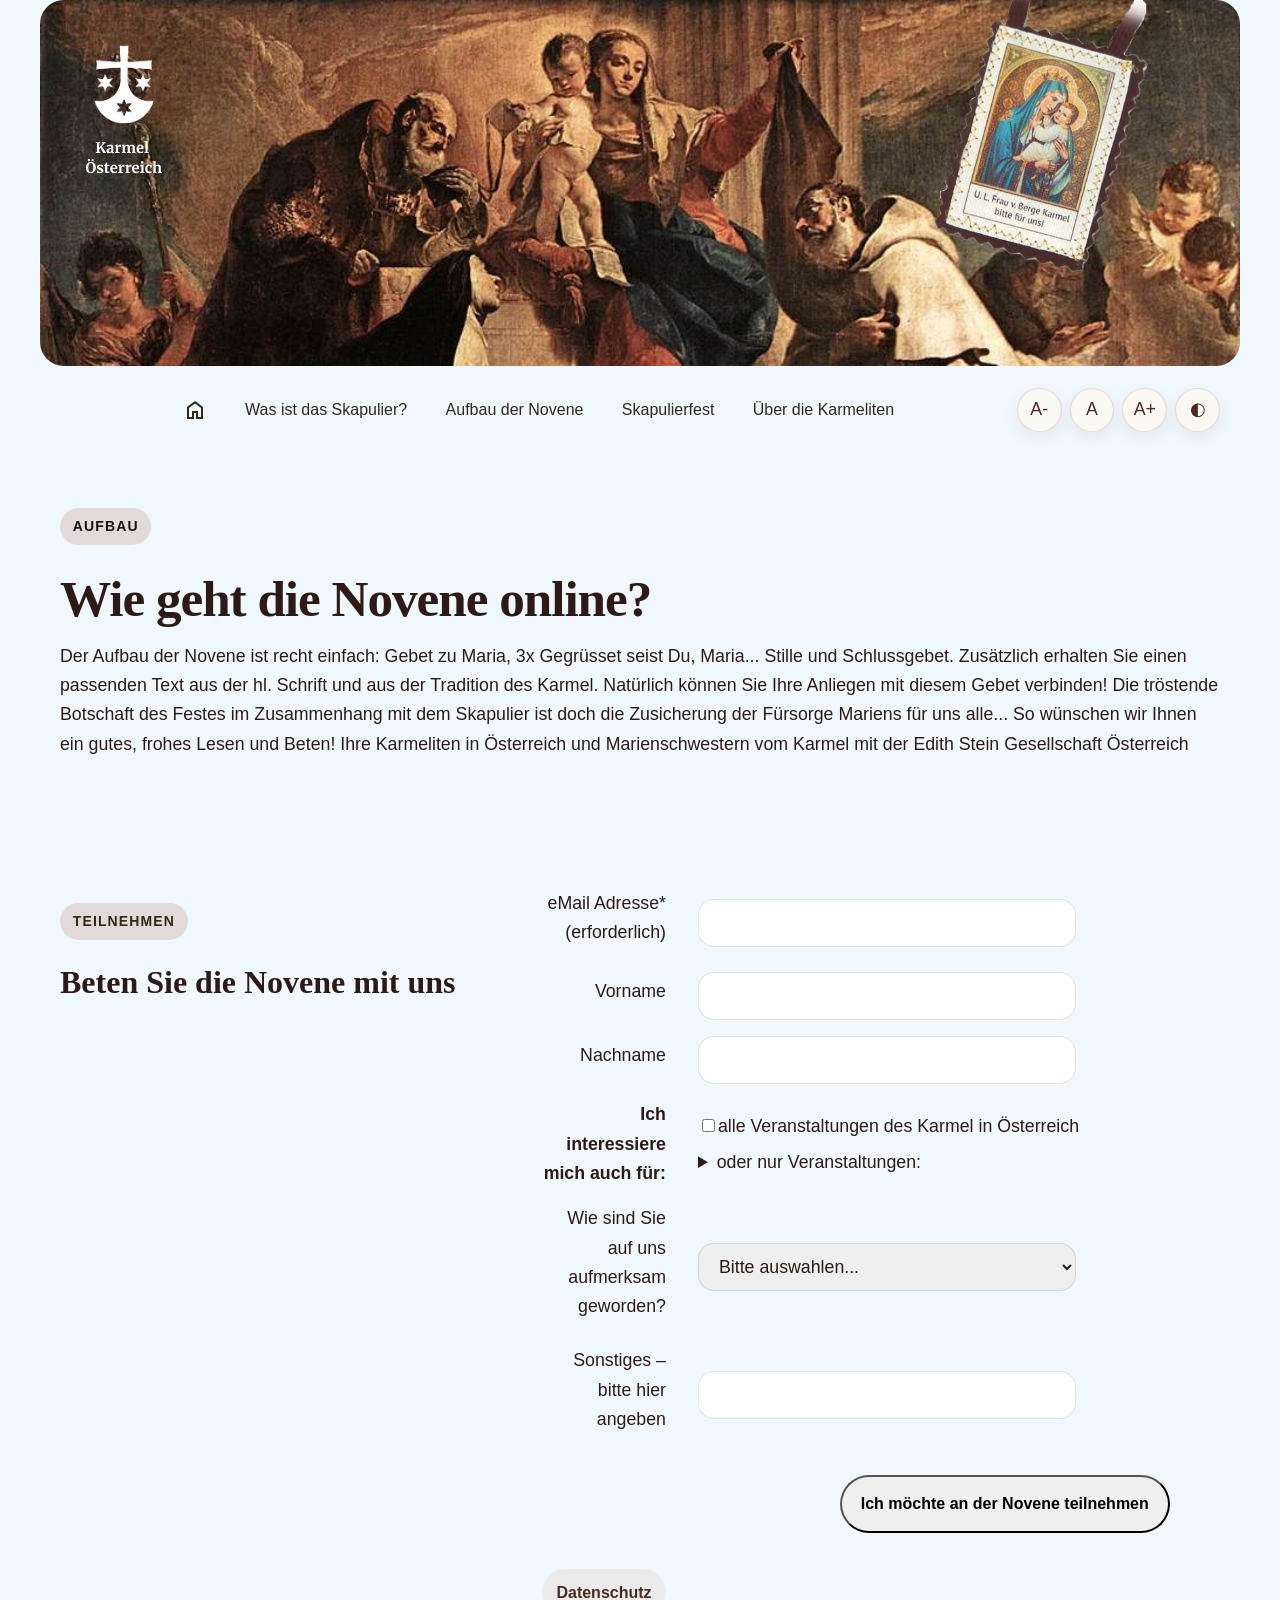
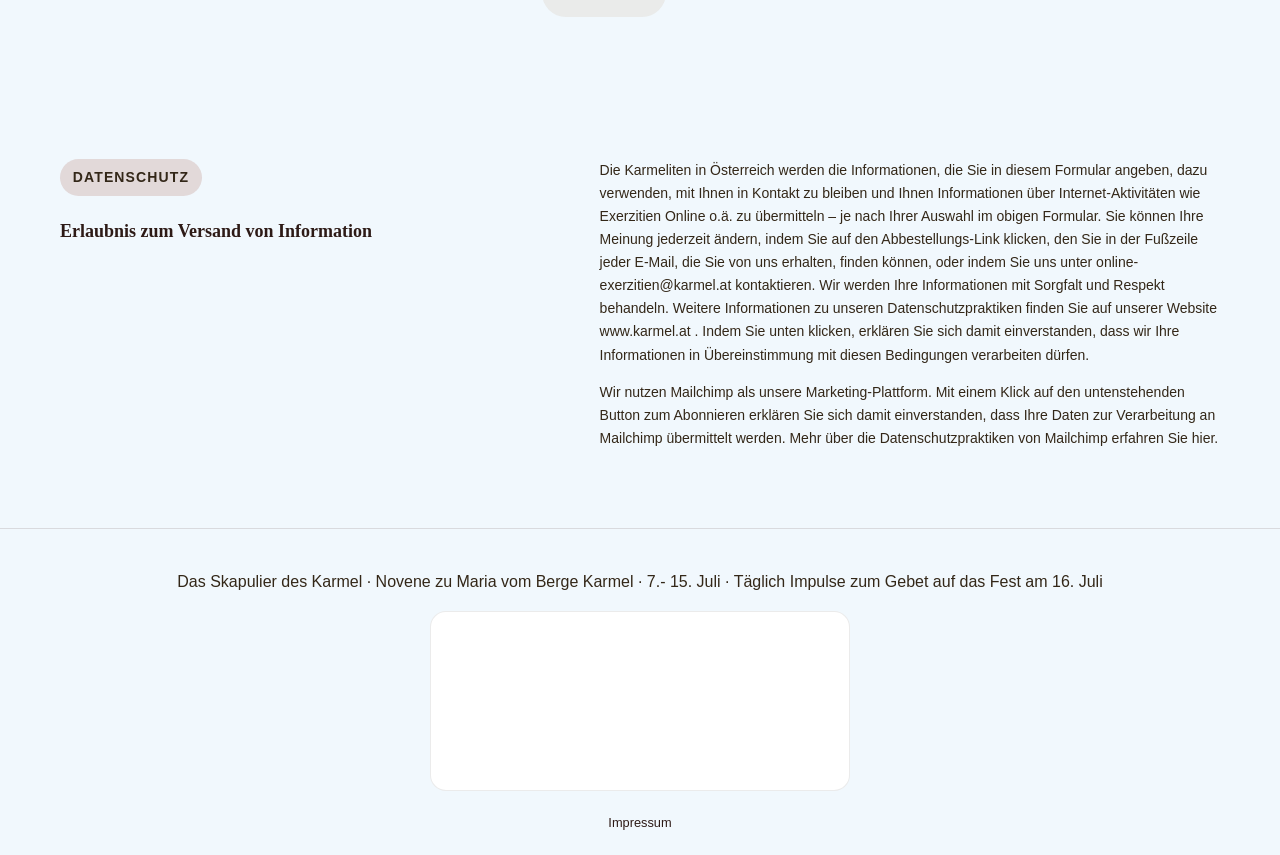
<file: skapulier-novene.html>
<!DOCTYPE html>
<html lang="de">
<head>
    <meta charset="UTF-8">
    <meta name="viewport" content="width=device-width, initial-scale=1.0">
     <meta name="description" content="Skapulier in Wien und Linz: Einführung, Novene, Fest und Informationen über die Karmeliten." />
          <link rel="stylesheet" href="https://fonts.googleapis.com/css2?family=Material+Symbols+Outlined:opsz,wght,FILL,GRAD@20..48,100..700,0..1,-50..200&icon_names=home" /> 
 
     <link rel="stylesheet" href="style.css" />
    <title>Die Skapuliernovene</title>
          <link rel="icon" type="image/png" sizes="32x32" href="favicon.png">
      <link rel="apple-touch-icon" href="./apple-touch-icon.png">
</head>
<body>
    <header class="site-header">
            <a class="brand" href="#top" aria-label="Zur Startseite">
          <div class="brand-logo">
            <img src="img/novene-cover-2.jpg" alt="Novene Cover Foto"/>
        </div>
        </a>
    </header>
    <div class="container header-inner">
      <div class="header-actions">
        <button class="nav-toggle" type="button" aria-expanded="false" aria-controls="main-navigation" aria-label="Menü öffnen">
          <span></span>
          <span></span>
          <span></span>
        </button>
        <button class="font-decrease theme-toggle" type="button" data-font-decrease aria-label="Schriftgröße verkleinern">
          A-
        </button>
        <button class="font-reset theme-toggle" type="button" data-font-reset aria-label="Schriftgröße zurücksetzen">
          A
        </button>
        <button class="font-increase theme-toggle" type="button" data-font-increase aria-label="Schriftgröße vergrößern">
          A+
        </button>
        <button class="theme-toggle" type="button" data-theme-toggle aria-label="Farbschema wechseln">
          <span class="theme-toggle__icon" aria-hidden="true">◐</span>
        </button>
      </div>
    <nav class="main-nav" id="main-navigation" aria-label="Hauptnavigation">
        <ul>
          <li class="nav-group"><a href="index.html"><span class="material-symbols-outlined">home</span></a></li>
          <li class="nav-group"><a href="skapulier-intro.html">Was ist das Skapulier?</a></li>
          <li><a href="#novene">Aufbau der Novene</a></li>
          <li><a href="skapulierfest.html">Skapulierfest</a></li>
          <li><a href="wir-karmeliten.html">Über die Karmeliten</a></li>
        </ul>
      </nav>
    </div>


     <main id="main-content">
    <section class="hero" id="top">
      <div class="container hero-grid-1col">
        <div class="hero-copy-1">
          <p class="eyebrow">Aufbau</p>
          <h1>Wie geht die Novene online?</h1>
                  <div>
<p>Der Aufbau der Novene ist recht einfach: Gebet zu Maria, 3x Gegrüsset seist Du, Maria... Stille und Schlussgebet. Zusätzlich erhalten Sie einen passenden Text aus der hl. Schrift und aus der Tradition des Karmel. Natürlich können Sie Ihre Anliegen mit diesem Gebet verbinden! Die tröstende Botschaft des Festes im Zusammenhang mit dem Skapulier ist doch die Zusicherung der Fürsorge Mariens für uns alle...
So wünschen wir Ihnen ein gutes, frohes Lesen und Beten!

Ihre Karmeliten in Österreich und Marienschwestern vom Karmel mit der Edith Stein Gesellschaft Österreich </p>
        </div>
        </div>
                </div>
    </section>

    <section class="section intro" id="aufbau">
      <div class="container split-layout">
        <div>
          <p class="section-label">Teilnehmen</p>
          <h2>Beten Sie die Novene mit uns</h2>
        </div>
        <div id="mc_embed_shell">
  
<div id="mc_embed_signup">
    <form action="https://karmel.us6.list-manage.com/subscribe/post?u=7c9d2aa0ecc1fde64fd44bc67&amp;id=10430a5833&amp;f_id=009254e3f0" method="post" id="mc-embedded-subscribe-form" name="mc-embedded-subscribe-form" class="validate" target="_self" novalidate="">
        <div id="mc_embed_signup_scroll">
            <div class="mc-field-group"><label for="mce-EMAIL">eMail Adresse (erforderlich) <span class="asterisk">*</span></label><input type="email" name="EMAIL" class="required email" id="mce-EMAIL" required="" value=""></div>
            <div class="mc-field-group"><label for="mce-FNAME">Vorname </label><input type="text" name="FNAME" class=" text" id="mce-FNAME" value=""></div>
            <div class="mc-field-group"><label for="mce-LNAME">Nachname </label><input type="text" name="LNAME" class=" text" id="mce-LNAME" value=""></div>
            <div class="mc-field-group input-group"><strong>Ich interessiere mich auch für Veranstaltungen des Karmel:</strong>
                       <ul class="interest-group" style="text-align: left;">
                        <li><input type="checkbox" name="group[16777][16]" id="mce-group[16777]-16777-3" value="" checked style="display:none"><label for="mce-group[16777]-16777-3" style="display:none">Novene Online zum Skapulierfest</label></li>
                        <li><input type="checkbox" name="group[16777][64]" id="mce-group[16777]-16777-0" value=""><label for="mce-group[16777]-16777-0">alle Veranstaltungen des Karmel in Österreich</label></li>
                          <details><summary>oder nur Veranstaltungen:</summary>
                        <li><input type="checkbox" name="group[16777][524288]" id="mce-group[16777]-16777-10" value=""><label for="mce-group[16777]-16777-10">online</label></li>
                        <li><input type="checkbox" name="group[16777][512]" id="mce-group[16777]-16777-5" value=""><label for="mce-group[16777]-16777-5">in Wien</label></li>
                        <li><input type="checkbox" name="group[16777][1024]" id="mce-group[16777]-16777-6" value=""><label for="mce-group[16777]-16777-6">in Linz</label></li>
                        <li><input type="checkbox" name="group[16777][2048]" id="mce-group[16777]-16777-8" value=""><label for="mce-group[16777]-16777-8">in Graz</label></li>
                          </details>
                      </ul>
            </div>
                  <div class="mc-field-group"><label for="mce-AUFMERKS01">Wie sind Sie auf uns aufmerksam geworden? </label>
                        <select name="AUFMERKS01" class="" id="mce-AUFMERKS01">
                        <option value="Bitte auswahlen...">Bitte auswahlen...</option>
                        <option value="Karmeliten in Wien">Karmeliten in Wien</option>
                        <option value="Karmeliten in Linz">Karmeliten in Linz</option>
                        <option value="Karmeliten in Graz">Karmeliten in Graz</option>
                        <option value="Persönliche Empfehlung">Persönliche Empfehlung</option>
                        <option value="Plakat">Plakat</option>
                        <option value="Internetsuche">Internetsuche</option>
                        <option value="YouTube">YouTube</option>
                        <option value="Facebook">Facebook</option>
                        <option value="Instagram">Instagram</option>
                        <option value="Sonstiges – bitte unten angeben">Sonstiges – bitte unten angeben</option></select></div>
                      <div class="mc-field-group"><label for="mce-AUFMERKS02">Sonstiges – bitte hier angeben  </label>
                        <input type="text" name="AUFMERKS02" class=" text" id="mce-AUFMERKS02" value="">
                      </div>
<div hidden=""><input type="hidden" name="tags" value="8501"></div>
            <div class="response" id="mce-error-response" style="display: none;"></div>
            <div class="response" id="mce-success-response" style="display: none;"></div>
        </div><div style="position: absolute; left: -5000px;" aria-hidden="true"><input type="text" name="b_7c9d2aa0ecc1fde64fd44bc67_10430a5833" tabindex="-1" value=""></div><div class="clear"><input type="submit" name="subscribe" id="mc-embedded-subscribe" class="button" value="Ich möchte an der Novene teilnehmen"></div>
    </div>
</form>
</div>
</div>
      </div>
    </section>

        <section class="section intro" id="lebensweise">
      <div class="container split-layout">
        <div>
          <p class="section-label">Datenschutz</p>
          <h2 style="font-size: 18px;">Erlaubnis zum Versand von Information</h2>

        </div>
        <div>
          <p style="font-size: 14px;">Die Karmeliten in Österreich werden die Informationen, die Sie in diesem Formular angeben, dazu verwenden, mit Ihnen in Kontakt zu bleiben und Ihnen Informationen über Internet-Aktivitäten wie Exerzitien Online o.ä. zu übermitteln – je nach Ihrer Auswahl im obigen Formular.
            Sie können Ihre Meinung jederzeit ändern, indem Sie auf den Abbestellungs-Link klicken, den Sie in der Fußzeile jeder E-Mail, die Sie von uns erhalten, finden können, oder indem Sie uns unter online-exerzitien@karmel.at kontaktieren. Wir werden Ihre Informationen mit Sorgfalt und Respekt behandeln. Weitere Informationen zu unseren Datenschutzpraktiken finden Sie auf unserer Website www.karmel.at . Indem Sie unten klicken, erklären Sie sich damit einverstanden, dass wir Ihre Informationen in Übereinstimmung mit diesen Bedingungen verarbeiten dürfen.
          </p>
          <p style="font-size: 14px;">
  Wir nutzen Mailchimp als unsere Marketing-Plattform. Mit einem Klick auf den untenstehenden Button zum Abonnieren erklären Sie sich damit einverstanden, dass Ihre Daten zur Verarbeitung an Mailchimp übermittelt werden.
  <a href="https://mailchimp.com/legal/terms/" target="_blank" rel="noopener noreferrer">
    Mehr über die Datenschutzpraktiken von Mailchimp erfahren Sie hier.
  </a>
</p>
          </div>
      </div>
    </section>


  </main>

  <footer class="site-footer">
    <div class="container footer-inner">
      <p>Das Skapulier des Karmel · Novene zu Maria vom Berge Karmel · 7.- 15. Juli · Täglich Impulse zum Gebet auf das Fest am 16. Juli</p>
    </div>
    <section class="logo-slider" aria-label="Partnerlogos">
  <input type="checkbox" id="pause-slider" class="logo-slider__toggle" hidden>

  <div class="logo-slider__frame">
    <a href="https://www.karmel.at" target="_blank" rel="noopener noreferrer" class="logo-slide logo-slide--1">
      <img src="img/logo_karmel_at.png" alt="Logo von die Karmeliten in Österreich">
    </a>

    <a href="https://www.karmel.at" target="_blank" rel="noopener noreferrer" class="logo-slide logo-slide--2">
      <img src="img/karmelzentrum_logo_02_freigest.png" alt="Logo von der Karmeliten in Wien">
    </a>

    <a href="https://www.karmel.at" target="_blank" rel="noopener noreferrer" class="logo-slide logo-slide--3">
      <img src="img/klosterladen-linz.png" alt="Logo von der Karmeliten in Linz">
    </a>

        <a href="https://www.karmel.at" target="_blank" rel="noopener noreferrer" class="logo-slide logo-slide--4">
      <img src="img/Marienschwestern_Logo.jpg" alt="Logo von den Marienschwestern vom Karmel">
    </a>
  </div>
</section>
<div class="card-links impressum-block">
  <button
    type="button"
    id="impressum-toggle"
    class="impressum-button"
    aria-expanded="false"
    aria-controls="impressum-wrap"
  >
    Impressum
  </button>

  <div
    id="impressum-wrap"
    class="impressum-content"
    hidden
    role="region"
    aria-labelledby="impressum-toggle"
  >
    <p>
      <b>Medieninhaber</b><br>
      Provinzialat des Teresianischen Karmel in Österreich<br>
      Karmelitenkloster – 1190 Wien, Silbergasse 35
    </p>

    <p>
      <b>Redaktion und Kontakt</b><br>
      Roberto M. Pirastu OCD<br>
      wien@karmel.at
    </p>

    <p>
      <b>Hinweise</b><br>
      <a href="https://www.karmel.at" target="_blank" rel="noopener noreferrer">www.karmel.at</a>
      möchte über den Teresianischen Karmel in Österreich informieren. Trotz aller Sorgfalt übernimmt
      der Herausgeber keinerlei Haftung oder Garantie für die Aktualität, Richtigkeit und Vollständigkeit
      der zur Verfügung gestellten Angaben.
    </p>

    <p>
      <a href="https://www.karmel.at" target="_blank" rel="noopener noreferrer">www.karmel.at</a>
      zeichnet ausschließlich für selbst erstellte Inhalte verantwortlich. Für die Inhalte und die Gestaltung 
      der verlinkten Websites übernimmt der Herausgeber keine Verantwortung oder Haftung.
    </p>
  </div>
</div>
  </footer>

  <script type="module" src="./script.js"></script>
    
</body>
</html>
</file>
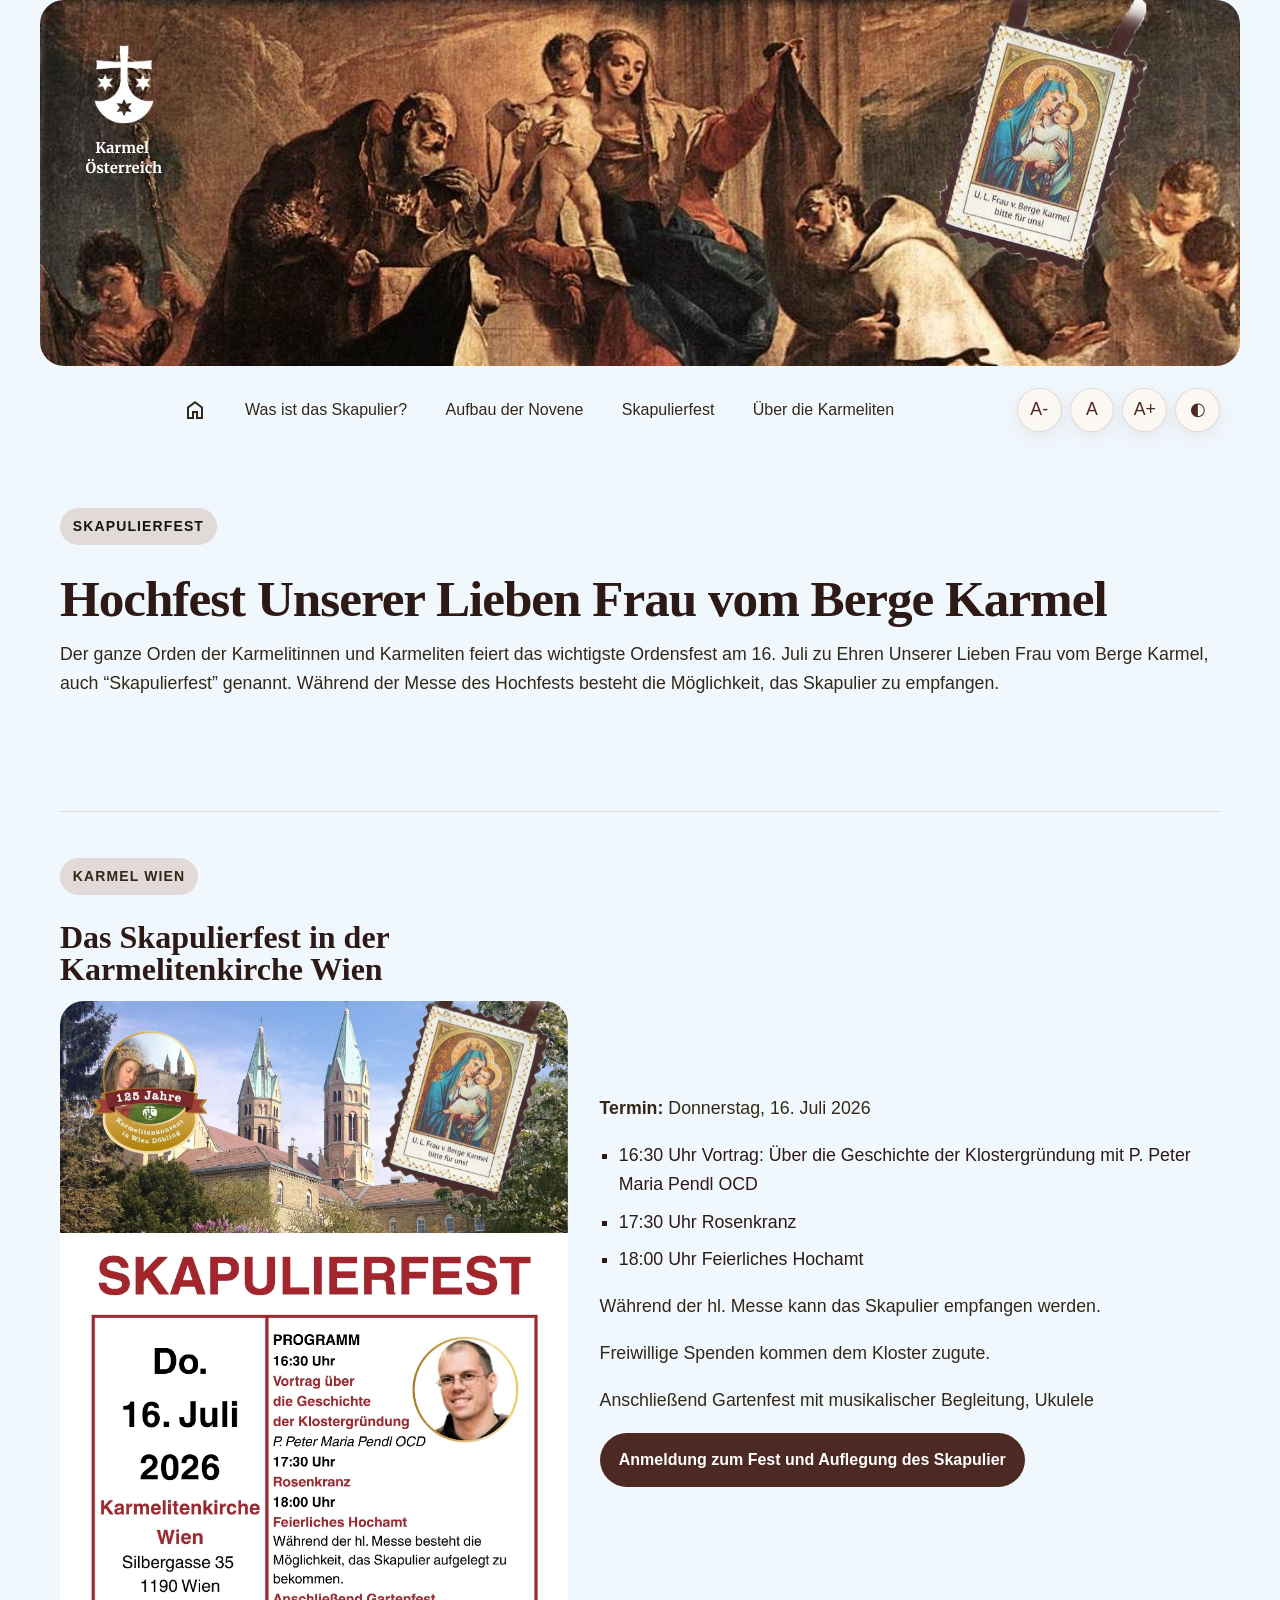
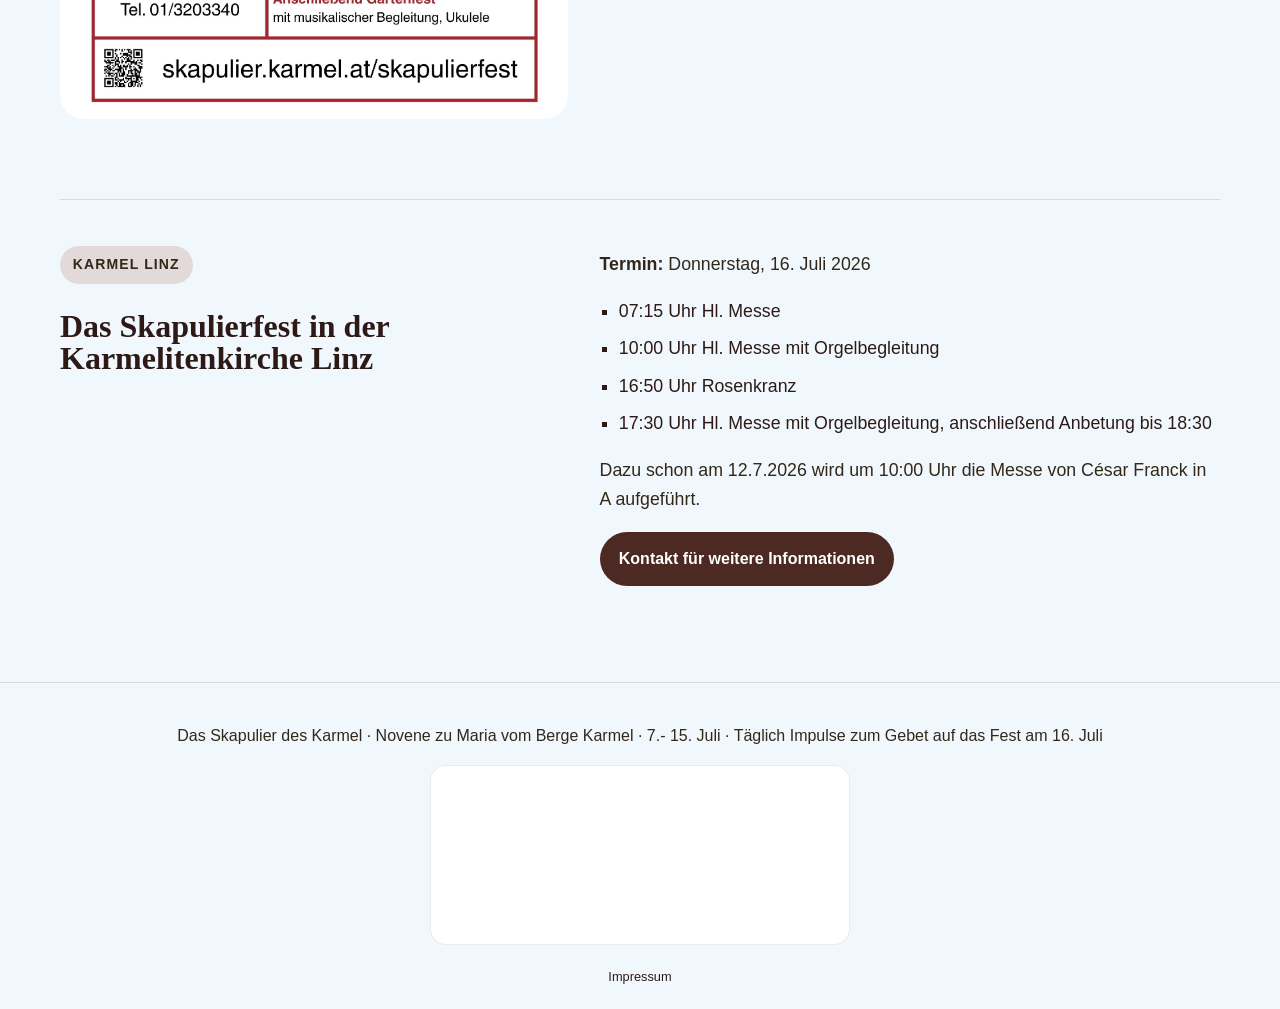
<file: skapulierfest.html>
<!doctype html>
<html lang="de">
  <head>
    <meta charset="UTF-8" />
    <meta name="viewport" content="width=device-width, initial-scale=1.0" />
    <meta
      name="description"
      content="Skapulier in Wien und Linz: Einführung, Novene, Fest und Informationen über die Karmeliten."
    />
    <link
      rel="stylesheet"
      href="https://fonts.googleapis.com/css2?family=Material+Symbols+Outlined:opsz,wght,FILL,GRAD@20..48,100..700,0..1,-50..200&icon_names=home"
    />
    <link rel="stylesheet" href="style.css" />
    <title>Das Skapulierfest</title>
    <link rel="icon" type="image/png" sizes="32x32" href="favicon.png" />
    <link rel="apple-touch-icon" href="./apple-touch-icon.png" />
  </head>
  <body>
    <header class="site-header">
      <a class="brand" href="#top" aria-label="Zur Startseite">
        <div class="brand-logo">
          <img src="img/novene-cover-2.jpg" alt="Novene Cover Foto" />
        </div>
      </a>
    </header>
    <div class="container header-inner">
      <div class="header-actions">
        <button
          class="nav-toggle"
          type="button"
          aria-expanded="false"
          aria-controls="main-navigation"
          aria-label="Menü öffnen"
        >
          <span></span>
          <span></span>
          <span></span>
        </button>
        <button
          class="font-decrease theme-toggle"
          type="button"
          data-font-decrease
          aria-label="Schriftgröße verkleinern"
        >
          A-
        </button>
        <button
          class="font-reset theme-toggle"
          type="button"
          data-font-reset
          aria-label="Schriftgröße zurücksetzen"
        >
          A
        </button>
        <button
          class="font-increase theme-toggle"
          type="button"
          data-font-increase
          aria-label="Schriftgröße vergrößern"
        >
          A+
        </button>
        <button
          class="theme-toggle"
          type="button"
          data-theme-toggle
          aria-label="Farbschema wechseln"
        >
          <span class="theme-toggle__icon" aria-hidden="true">◐</span>
        </button>
      </div>
      <nav class="main-nav" id="main-navigation" aria-label="Hauptnavigation">
        <ul>
          <li class="nav-group">
            <a href="index.html"
              ><span class="material-symbols-outlined">home</span></a
            >
          </li>
          <li class="nav-group">
            <a href="skapulier-intro.html">Was ist das Skapulier?</a>
          </li>
          <li><a href="skapulier-novene.html">Aufbau der Novene</a></li>
          <li><a href="skapulierfest.html">Skapulierfest</a></li>
          <li><a href="wir-karmeliten.html">Über die Karmeliten</a></li>
        </ul>
      </nav>
    </div>

    <main id="main-content">
      <section class="hero" id="top">
        <div class="container hero-grid-1col">
          <div class="hero-copy-1">
            <p class="eyebrow">Skapulierfest</p>
            <h1>Hochfest Unserer Lieben Frau vom Berge Karmel</h1>
            <p class="hero-text-1">
              Der ganze Orden der Karmelitinnen und Karmeliten feiert das
              wichtigste Ordensfest am 16. Juli zu Ehren Unserer Lieben Frau vom
              Berge Karmel, auch “Skapulierfest” genannt. Während der Messe des
              Hochfests besteht die Möglichkeit, das Skapulier zu empfangen.
            </p>
          </div>
        </div>
      </section>

      <section class="section intro" id="skapulierfest">
        <div class="container">
          <div id="event-list" class="event-grid"></div>
        </div>
      </section>
    </main>

    <footer class="site-footer">
      <div class="container footer-inner">
        <p>
          Das Skapulier des Karmel · Novene zu Maria vom Berge Karmel · 7.- 15.
          Juli · Täglich Impulse zum Gebet auf das Fest am 16. Juli
        </p>
      </div>
      <section class="logo-slider" aria-label="Partnerlogos">
        <input
          type="checkbox"
          id="pause-slider"
          class="logo-slider__toggle"
          hidden
        />

        <div class="logo-slider__frame">
          <a
            href="https://www.karmel.at"
            target="_blank"
            rel="noopener noreferrer"
            class="logo-slide logo-slide--1"
          >
            <img
              src="img/logo_karmel_at.png"
              alt="Logo von die Karmeliten in Österreich"
            />
          </a>

          <a
            href="https://www.karmel.at"
            target="_blank"
            rel="noopener noreferrer"
            class="logo-slide logo-slide--2"
          >
            <img
              src="img/karmelzentrum_logo_02_freigest.png"
              alt="Logo von der Karmeliten in Wien"
            />
          </a>

          <a
            href="https://www.karmel.at"
            target="_blank"
            rel="noopener noreferrer"
            class="logo-slide logo-slide--3"
          >
            <img
              src="img/klosterladen-linz.png"
              alt="Logo von der Karmeliten in Linz"
            />
          </a>

          <a
            href="https://www.karmel.at"
            target="_blank"
            rel="noopener noreferrer"
            class="logo-slide logo-slide--4"
          >
            <img
              src="img/Marienschwestern_Logo.jpg"
              alt="Logo von den Marienschwestern vom Karmel"
            />
          </a>
        </div>
      </section>
      <div class="card-links impressum-block">
        <button
          type="button"
          id="impressum-toggle"
          class="impressum-button"
          aria-expanded="false"
          aria-controls="impressum-wrap"
        >
          Impressum
        </button>

        <div
          id="impressum-wrap"
          class="impressum-content"
          hidden
          role="region"
          aria-labelledby="impressum-toggle"
        >
          <p>
            <b>Medieninhaber</b><br />
            Provinzialat des Teresianischen Karmel in Österreich<br />
            Karmelitenkloster – 1190 Wien, Silbergasse 35
          </p>

          <p>
            <b>Redaktion und Kontakt</b><br />
            Roberto M. Pirastu OCD<br />
            wien@karmel.at
          </p>

          <p>
            <b>Hinweise</b><br />
            <a
              href="https://www.karmel.at"
              target="_blank"
              rel="noopener noreferrer"
              >www.karmel.at</a
            >
            möchte über den Teresianischen Karmel in Österreich informieren.
            Trotz aller Sorgfalt übernimmt der Herausgeber keinerlei Haftung
            oder Garantie für die Aktualität, Richtigkeit und Vollständigkeit
            der zur Verfügung gestellten Angaben.
          </p>

          <p>
            <a
              href="https://www.karmel.at"
              target="_blank"
              rel="noopener noreferrer"
              >www.karmel.at</a
            >
            zeichnet ausschließlich für selbst erstellte Inhalte verantwortlich.
            Für die Inhalte und die Gestaltung der verlinkten Websites übernimmt
            der Herausgeber keine Verantwortung oder Haftung.
          </p>
        </div>
      </div>
    </footer>
    <script type="module" src="./script.js"></script>
  </body>
</html>
</file>
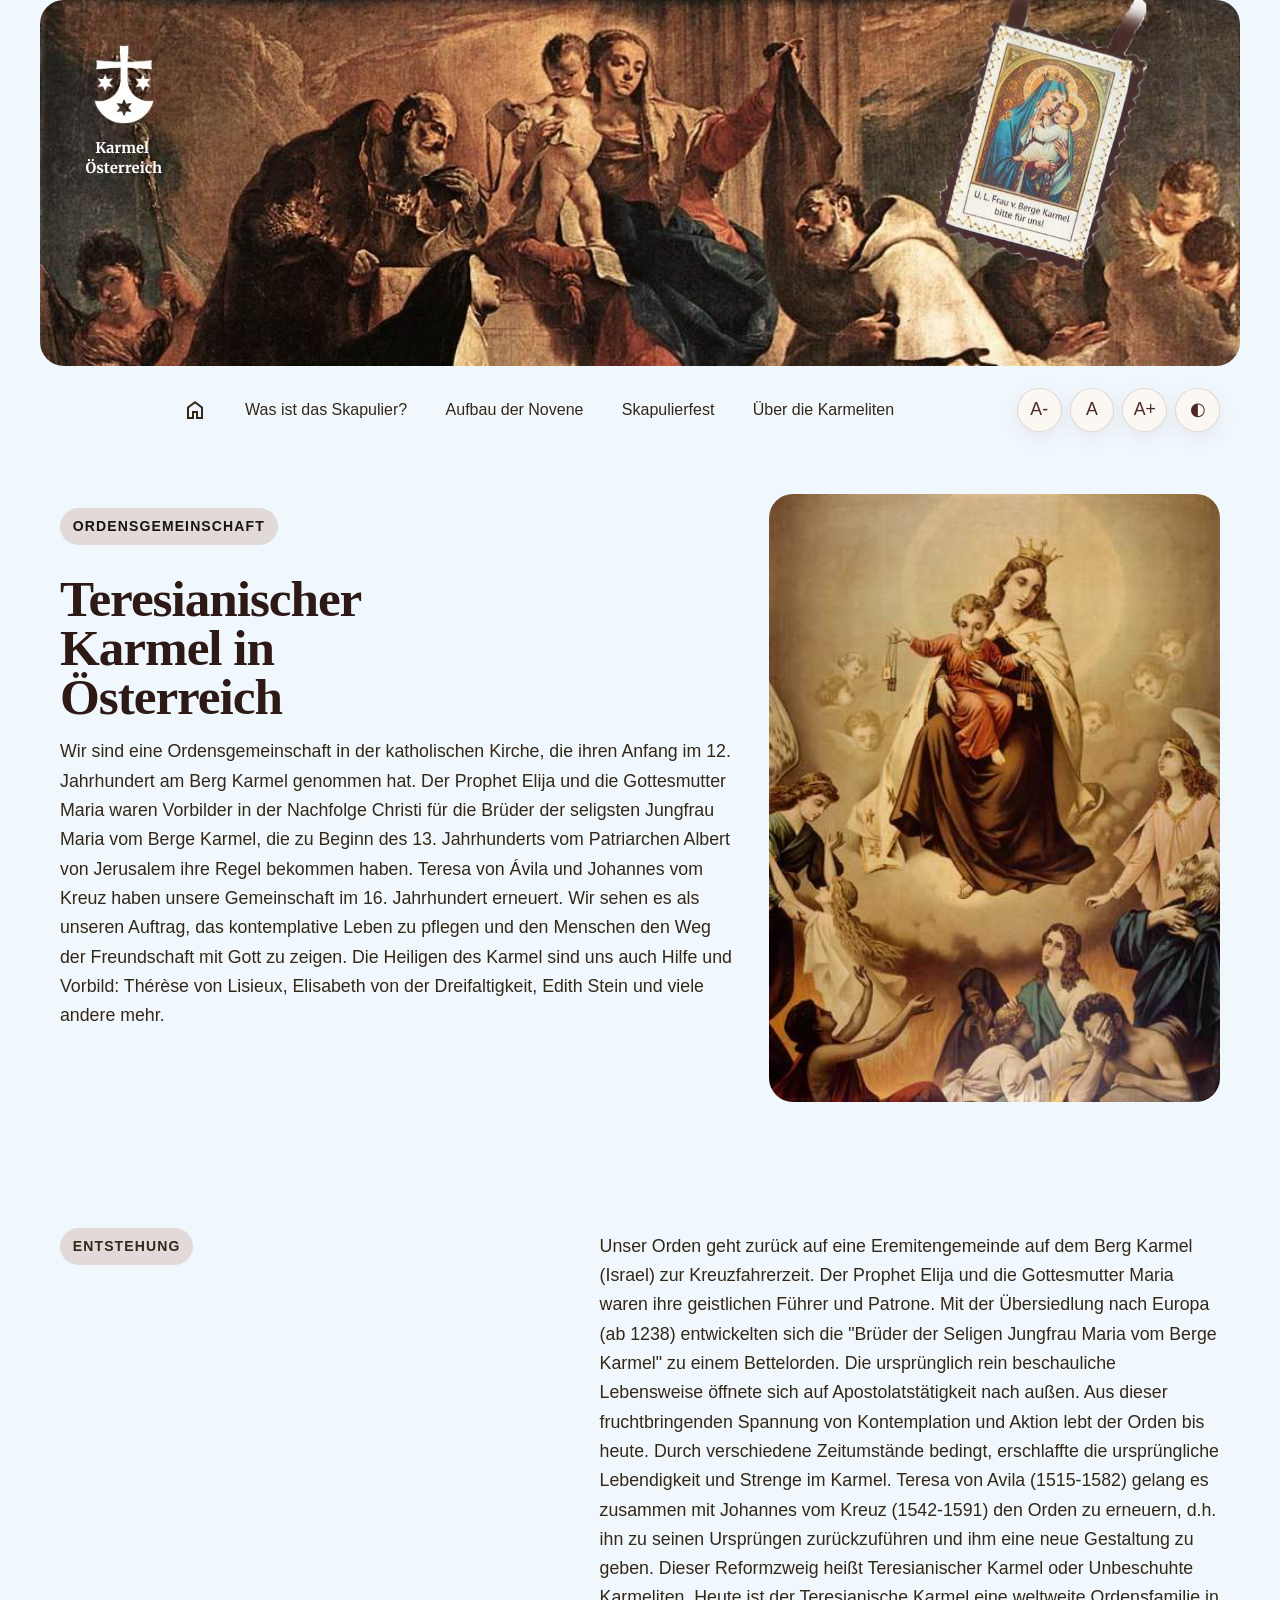
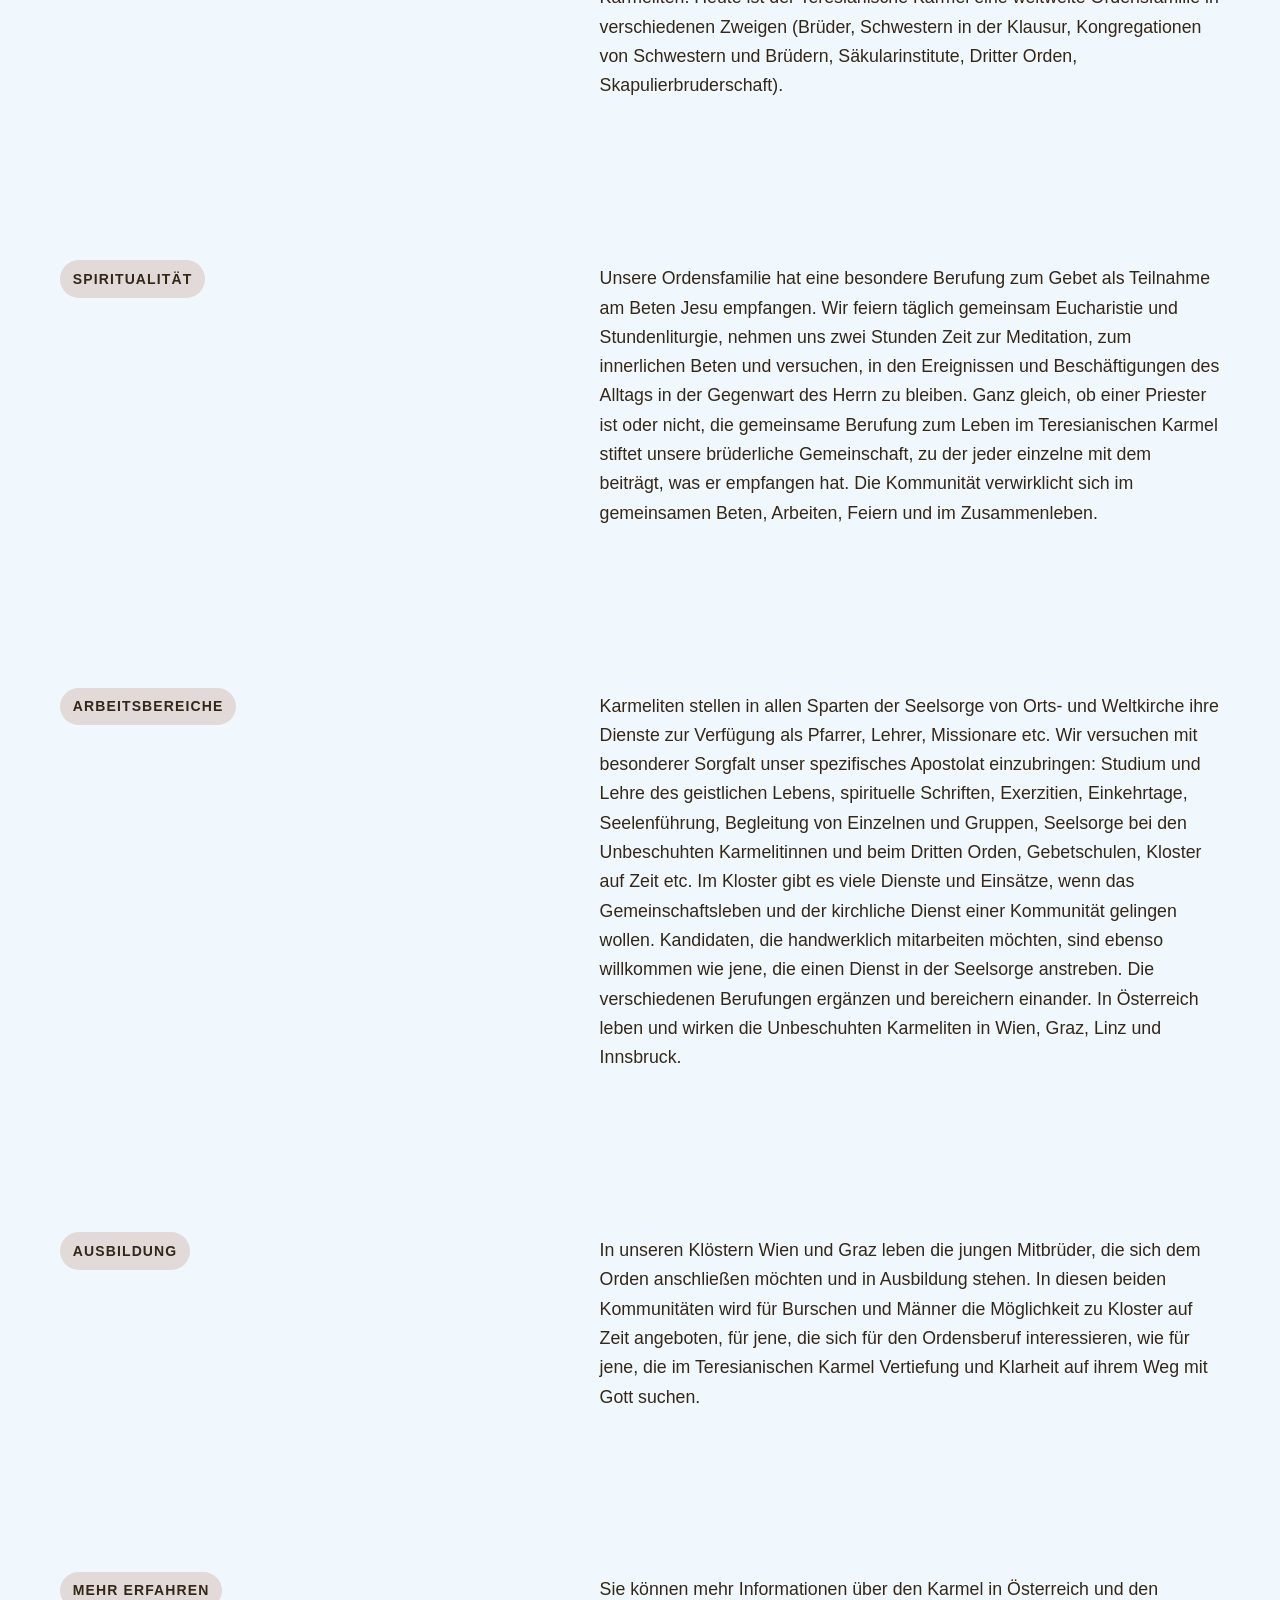
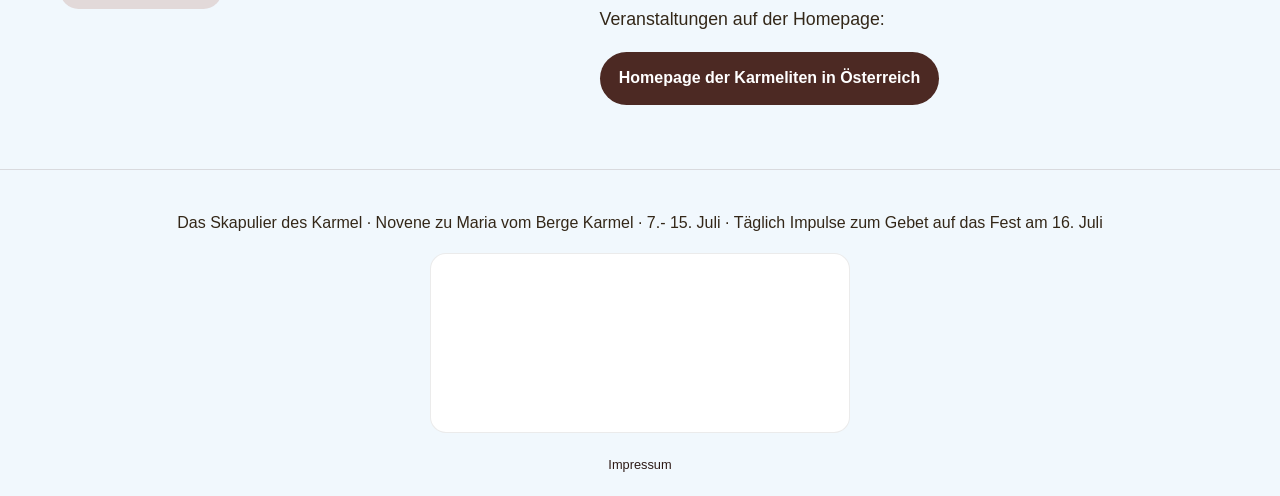
<file: wir-karmeliten.html>
<!DOCTYPE html>
<html lang="de">
<head>
    <meta charset="UTF-8">
    <meta name="viewport" content="width=device-width, initial-scale=1.0">
     <meta name="description" content="Skapulier in Wien und Linz: Einführung, Novene, Fest und Informationen über die Karmeliten." />
     <link rel="stylesheet" href="https://fonts.googleapis.com/css2?family=Material+Symbols+Outlined:opsz,wght,FILL,GRAD@20..48,100..700,0..1,-50..200&icon_names=home" /> 
     <link rel="stylesheet" href="style.css" />
    <title>Die Teresianischer Karmel in Österreich</title>
          <link rel="icon" type="image/png" sizes="32x32" href="favicon.png">
      <link rel="apple-touch-icon" href="./apple-touch-icon.png">
</head>
<body>
    <header class="site-header">
              <a class="brand" href="#top" aria-label="Zur Startseite">
          <div class="brand-logo">
            <img src="img/novene-cover-2.jpg" alt="Novene Cover Foto"/>
        </div>
        </a>
    </header>
    <div class="container header-inner">

      <div class="header-actions">
        <button class="nav-toggle" type="button" aria-expanded="false" aria-controls="main-navigation" aria-label="Menü öffnen">
          <span></span>
          <span></span>
          <span></span>
        </button>
        <button class="font-decrease theme-toggle" type="button" data-font-decrease aria-label="Schriftgröße verkleinern">
          A-
        </button>
        <button class="font-reset theme-toggle" type="button" data-font-reset aria-label="Schriftgröße zurücksetzen">
          A
        </button>
        <button class="font-increase theme-toggle" type="button" data-font-increase aria-label="Schriftgröße vergrößern">
          A+
        </button>
        <button class="theme-toggle" type="button" data-theme-toggle aria-label="Farbschema wechseln">
          <span class="theme-toggle__icon" aria-hidden="true">◐</span>
        </button>
      </div>
    <nav class="main-nav" id="main-navigation" aria-label="Hauptnavigation">
        <ul>
          <li class="nav-group"><a href="index.html"><span class="material-symbols-outlined">home</span></a></li>
          <li class="nav-group"><a href="skapulier-intro.html">Was ist das Skapulier?</a></li>
          <li><a href="skapulier-novene.html">Aufbau der Novene</a></li>
          <li><a href="skapulierfest.html">Skapulierfest</a></li>
          <li><a href="wir-karmeliten.html">Über die Karmeliten</a></li>
        </ul>
      </nav>
    </div>


     <main id="main-content">
    <section class="hero" id="top">
      <div class="container hero-grid">
        <div class="hero-copy">
          <p class="eyebrow">Ordensgemeinschaft</p>
          <h1>Teresianischer Karmel in Österreich</h1>
          <p class="hero-text">Wir sind eine Ordensgemeinschaft in der katholischen Kirche, die ihren Anfang im 12. Jahrhundert am Berg Karmel genommen hat. Der Prophet Elija und die Gottesmutter Maria waren Vorbilder in der Nachfolge Christi für die Brüder der seligsten Jungfrau Maria vom Berge Karmel, die zu Beginn des 13. Jahrhunderts vom Patriarchen Albert von Jerusalem ihre Regel bekommen haben. Teresa von Ávila und Johannes vom Kreuz haben unsere Gemeinschaft im 16. Jahrhundert erneuert. Wir sehen es als unseren Auftrag, das kontemplative Leben zu pflegen und den Menschen den Weg der Freundschaft mit Gott zu zeigen. Die Heiligen des Karmel sind uns auch Hilfe und Vorbild: Thérèse von Lisieux, Elisabeth von der Dreifaltigkeit, Edith Stein und viele andere mehr.</p>
        </div>
          <div class="image-zoom">
              <img src="img/ULF-vom-Berge-Karmel.jpg">
          </div>
      </div>

    </div>
    </section>

    <section class="section intro" id="entstehung">
      <div class="container split-layout">
        <div>
          <p class="section-label">Entstehung</p>
        </div>
        <div>
            <p>Unser Orden geht zurück auf eine Eremitengemeinde auf dem Berg Karmel (Israel) zur Kreuzfahrerzeit. Der Prophet Elija und die Gottesmutter Maria waren ihre geistlichen Führer und Patrone. Mit der Übersiedlung nach Europa (ab 1238) entwickelten sich die "Brüder der Seligen Jungfrau Maria vom Berge Karmel" zu einem Bettelorden. Die ursprünglich rein beschauliche Lebensweise öffnete sich auf Apostolatstätigkeit nach außen. Aus dieser fruchtbringenden Spannung von Kontemplation und Aktion lebt der Orden bis heute. Durch verschiedene Zeitumstände bedingt, erschlaffte die ursprüngliche Lebendigkeit und Strenge im Karmel. 
Teresa von Avila (1515-1582) gelang es zusammen mit Johannes vom Kreuz (1542-1591) den Orden zu erneuern, d.h. ihn zu seinen Ursprüngen zurückzuführen und ihm eine neue Gestaltung zu geben. Dieser Reformzweig heißt Teresianischer Karmel oder Unbeschuhte Karmeliten. Heute ist der Teresianische Karmel eine weltweite Ordensfamilie in verschiedenen Zweigen (Brüder, Schwestern in der Klausur, Kongregationen von Schwestern und Brüdern, Säkularinstitute, Dritter Orden, Skapulierbruderschaft).</p>
        </div>
      </div>
    </section>

    <section class="section intro" id="spiritualitaet">
      <div class="container split-layout">
        <div>
          <p class="section-label">Spiritualität</p>
        </div>
        <div>
          <p>Unsere Ordensfamilie hat eine besondere Berufung zum Gebet als Teilnahme am Beten Jesu empfangen. Wir feiern täglich gemeinsam Eucharistie und Stundenliturgie, nehmen uns zwei Stunden Zeit zur Meditation, zum innerlichen Beten und versuchen, in den Ereignissen und Beschäftigungen des Alltags in der Gegenwart des Herrn zu bleiben. Ganz gleich, ob einer Priester ist oder nicht, die gemeinsame Berufung zum Leben im Teresianischen Karmel stiftet unsere brüderliche Gemeinschaft, zu der jeder einzelne mit dem beiträgt, was er empfangen hat. Die Kommunität verwirklicht sich im gemeinsamen Beten, Arbeiten, Feiern und im Zusammenleben.</p>
          </div>
      </div>
    </section>

    <section class="section intro" id="arbeitsbereiche">
      <div class="container split-layout">
        <div>
          <p class="section-label">Arbeitsbereiche</p>
        </div>
        <div>
          <p>Karmeliten stellen in allen Sparten der Seelsorge von Orts- und Weltkirche ihre Dienste zur Verfügung als Pfarrer, Lehrer, Missionare etc. Wir versuchen mit besonderer Sorgfalt unser spezifisches Apostolat einzubringen: Studium und Lehre des geistlichen Lebens, spirituelle Schriften, Exerzitien, Einkehrtage, Seelenführung, Begleitung von Einzelnen und Gruppen, Seelsorge bei den Unbeschuhten Karmelitinnen und beim Dritten Orden, Gebetschulen, Kloster auf Zeit etc. Im Kloster gibt es viele Dienste und Einsätze, wenn das Gemeinschaftsleben und der kirchliche Dienst einer Kommunität gelingen wollen. Kandidaten, die handwerklich mitarbeiten möchten, sind ebenso willkommen wie jene, die einen Dienst in der Seelsorge anstreben. Die verschiedenen Berufungen ergänzen und bereichern einander. In Österreich leben und wirken die Unbeschuhten Karmeliten in Wien, Graz, Linz und Innsbruck.</p>
          </div>
      </div>
    </section>

  
    <section class="section intro" id="ausbildung">
      <div class="container split-layout">
        <div>
          <p class="section-label">Ausbildung</p>
        </div>
        <div>
          <p>In unseren Klöstern Wien und Graz leben die jungen Mitbrüder, die sich dem Orden anschließen möchten und in Ausbildung stehen. In diesen beiden Kommunitäten wird für Burschen und Männer die Möglichkeit zu Kloster auf Zeit angeboten, für jene, die sich für den Ordensberuf interessieren, wie für jene, die im Teresianischen Karmel Vertiefung und Klarheit auf ihrem Weg mit Gott suchen.</p>
          </div>
      </div>
    </section>

        <section class="section intro" id="ausbildung">
      <div class="container split-layout">
        <div>
          <p class="section-label">Mehr erfahren</p>
        </div>
        <div>
          <p>Sie können mehr Informationen über den Karmel in Österreich und den Veranstaltungen auf der Homepage:</p>
          <a href="https://www.karmel.at" class="button button-primary" target="_blank">Homepage der Karmeliten in Österreich</a>
        </div>
      </div>
    </section>


  </main>

  <footer class="site-footer">
    <div class="container footer-inner">
      <p>Das Skapulier des Karmel · Novene zu Maria vom Berge Karmel · 7.- 15. Juli · Täglich Impulse zum Gebet auf das Fest am 16. Juli</p>
    </div>
    <section class="logo-slider" aria-label="Partnerlogos">
  <input type="checkbox" id="pause-slider" class="logo-slider__toggle" hidden>

  <div class="logo-slider__frame">
    <a href="https://www.karmel.at" target="_blank" rel="noopener noreferrer" class="logo-slide logo-slide--1">
      <img src="img/logo_karmel_at.png" alt="Logo von die Karmeliten in Österreich">
    </a>

    <a href="https://www.karmel.at" target="_blank" rel="noopener noreferrer" class="logo-slide logo-slide--2">
      <img src="img/karmelzentrum_logo_02_freigest.png" alt="Logo von der Karmeliten in Wien">
    </a>

    <a href="https://www.karmel.at" target="_blank" rel="noopener noreferrer" class="logo-slide logo-slide--3">
      <img src="img/klosterladen-linz.png" alt="Logo von der Karmeliten in Linz">
    </a>

        <a href="https://www.karmel.at" target="_blank" rel="noopener noreferrer" class="logo-slide logo-slide--4">
      <img src="img/Marienschwestern_Logo.jpg" alt="Logo von den Marienschwestern vom Karmel">
    </a>
  </div>
</section>
<div class="card-links impressum-block">
  <button
    type="button"
    id="impressum-toggle"
    class="impressum-button"
    aria-expanded="false"
    aria-controls="impressum-wrap"
  >
    Impressum
  </button>

  <div
    id="impressum-wrap"
    class="impressum-content"
    hidden
    role="region"
    aria-labelledby="impressum-toggle"
  >
    <p>
      <b>Medieninhaber</b><br>
      Provinzialat des Teresianischen Karmel in Österreich<br>
      Karmelitenkloster – 1190 Wien, Silbergasse 35
    </p>

    <p>
      <b>Redaktion und Kontakt</b><br>
      Roberto M. Pirastu OCD<br>
      wien@karmel.at
    </p>

    <p>
      <b>Hinweise</b><br>
      <a href="https://www.karmel.at" target="_blank" rel="noopener noreferrer">www.karmel.at</a>
      möchte über den Teresianischen Karmel in Österreich informieren. Trotz aller Sorgfalt übernimmt
      der Herausgeber keinerlei Haftung oder Garantie für die Aktualität, Richtigkeit und Vollständigkeit
      der zur Verfügung gestellten Angaben.
    </p>

    <p>
      <a href="https://www.karmel.at" target="_blank" rel="noopener noreferrer">www.karmel.at</a>
      zeichnet ausschließlich für selbst erstellte Inhalte verantwortlich. Für die Inhalte und die Gestaltung 
      der verlinkten Websites übernimmt der Herausgeber keine Verantwortung oder Haftung.
    </p>
  </div>
</div>
  </footer>

<script type="module" src="./script.js"></script>
  <script type="module" src="./nav.js"></script>
    
</body>
</html>
</file>
<file: style.css>
:root,
[data-theme="light"] {
  --text-xs: clamp(0.75rem, 0.7rem + 0.25vw, 0.875rem);
  --text-sm: clamp(0.875rem, 0.82rem + 0.24vw, 1rem);
  --text-base: clamp(1rem, 0.95rem + 0.2vw, 1.125rem);
  --text-lg: clamp(1.125rem, 1rem + 0.6vw, 1.5rem);
  --text-xl: clamp(1.5rem, 1.2rem + 1vw, 2.2rem);
  --text-2xl: clamp(2.2rem, 1.6rem + 2vw, 4rem);

  --space-1: 0.25rem;
  --space-2: 0.5rem;
  --space-3: 0.75rem;
  --space-4: 1rem;
  --space-5: 1.25rem;
  --space-6: 1.5rem;
  --space-8: 2rem;
  --space-10: 2.5rem;
  --space-12: 3rem;
  --space-16: 4rem;
  --space-20: 5rem;

  --brown: #4c2923;
  --sand: #d1c1ad;
  --gold: #d1881a;
  --comp2: #161513;
  --bg: #f1f8fd;;
  --surface: #fbf8f3;
  --surface-strong: #efe5d7;
  --text: #2d1a16;
  --text-muted: #332718;
  --border: rgba(76, 41, 35, 0.14);
  --shadow-sm: 0 6px 18px rgba(76, 41, 35, 0.08);
  --shadow-md: 0 18px 40px rgba(76, 41, 35, 0.13);
  --radius-sm: 0.65rem;
  --radius-md: 1rem;
  --radius-lg: 1.5rem;
  --radius-full: 999px;
  --font-body: "General Sans", "Inter", sans-serif;
  --font-display: "Boska", Georgia, serif;
}

[data-theme="dark"] {
  --bg: #201513;
  --surface: #2a1c19;
  --surface-strong: #392723;
  --text: #f2e9df;
  --text-muted: #d0bbb0;
  --comp2: #d0bbb0;
  --border: rgba(209, 193, 173, 0.16);
  --shadow-sm: 0 8px 20px rgba(0, 0, 0, 0.24);
  --shadow-md: 0 18px 42px rgba(0, 0, 0, 0.35);
   --brown: rgb(180, 155, 151);
}

*,
*::before,
*::after {
  box-sizing: border-box;
}

html {
  scroll-behavior: smooth;
}

body {
  margin: 0;
  min-height: 100vh;
  font-family: var(--font-body);
  font-size: var(--text-base);
  line-height: 1.65;
  color: var(--text);
background: var(--bg);
}

img {
  display: block;
  max-width: 100%;
  height: auto;
}

a {
  color: inherit;
  text-decoration: none;
}

button,
input,
textarea,
select {
  font: inherit;
}

button {
  border: 0;
  background: none;
  cursor: pointer;
}

:focus-visible {
  outline: 2px solid var(--gold);
  outline-offset: 3px;
}

.skip-link {
  position: absolute;
  left: var(--space-4);
  top: -3rem;
  background: var(--brown);
  color: #fff;
  padding: var(--space-2) var(--space-4);
  border-radius: var(--radius-full);
  z-index: 100;
}

.skip-link:focus {
  top: var(--space-4);
}

.container {
  width: min(1160px, calc(100% - 1.25rem));
  margin: 0 auto;
}

ul {
  padding-inline-start: 1.25rem;
}

/* Header */
.site-header {
  background: var(--bg);
}


.header-inner {
  display: grid;
  grid-template-columns: 1fr auto;
  grid-template-areas:
    "brand actions"
    "nav nav";
  align-items: center;
  gap: var(--space-3);
  min-height: 5rem;
  padding: var(--space-3) 0;
  position: sticky;
    top: 0;
  z-index: 40;
  background: var(--bg);
  backdrop-filter: none;
}

.brand {
  grid-area: brand;
}

.brand-logo {
  max-width : 100%;
  object-fit: contain;
  width: fit-content;
  margin-inline: auto;
    overflow: hidden;
  border-radius: var(--radius-lg);
}
.brand-logo img {
  display: block;
  width: 100%;
  height: auto;
  transition: transform 320ms ease;
}

.brand-logo:hover img {
  transform: scale(1.02);
}

.header-actions {
  grid-area: actions;
  display: flex;
  align-items: center;
  gap: var(--space-2);
}

.nav-toggle,
.theme-toggle {
  width: 2.8rem;
  height: 2.8rem;
  border-radius: 50%;
  display: inline-flex;
  align-items: center;
  justify-content: center;
  background: var(--surface);
  border: 1px solid var(--border);
  color: var(--brown);
  box-shadow: var(--shadow-sm);
}

[data-theme="dark"] .nav-toggle,
[data-theme="dark"] .theme-toggle {
  color: var(--sand);
}

.nav-toggle {
  flex-direction: column;
  gap: 0.26rem;
}

.nav-toggle span {
  width: 1.1rem;
  height: 2px;
  border-radius: var(--radius-full);
  background: currentColor;
}

.main-nav {
  grid-area: nav;
  display: none;
  padding-top: var(--space-2);
}

.main-nav.is-open {
  display: block;
}

.main-nav ul {
  list-style: none;
  margin: 0;
  padding: 0;
  display: flex;
  flex-direction: column;
  gap: var(--space-2);
}

.main-nav a,
.nav-group summary {
  display: flex;
  align-items: center;
  justify-content: center;
  min-height: 2.75rem;
  width: 100%;
  padding: 0.65rem 0.95rem;
  border-radius: var(--radius-md);
  font-size: var(--text-sm);
  color: var(--text-muted);
  background: var(--surface);
  border: 1px solid var(--border);
  transition: background 180ms ease, color 180ms ease, transform 180ms ease;
}

.nav-group {
  position: relative;
}

.nav-group summary {
  cursor: pointer;
  list-style: none;
}

.nav-group summary::-webkit-details-marker {
  display: none;
}

.main-nav a:hover,
.main-nav a:focus-visible,
.nav-group summary:hover,
.nav-group summary:focus-visible {
  color: var(--brown);
  background: rgba(209, 193, 173, 0.28);
}

.nav-cta {
  background: var(--brown);
  color: #fff !important;
}

.nav-cta:hover,
.nav-cta:focus-visible {
  background: var(--gold) !important;
  color: #fff !important;
}

.dropdown {
  position: static;
  min-width: 100%;
  margin-top: var(--space-2);
  padding: var(--space-3);
  border-radius: var(--radius-lg);
  border: 1px solid var(--border);
  background: var(--surface);
  box-shadow: none;
  display: grid;
  gap: var(--space-1);
}

.dropdown a {
  display: block;
  min-height: auto;
  padding: 0.7rem 0.85rem;
  border-radius: var(--radius-md);
}

/* Hero */
.hero {
  padding: var(--space-10) 0 var(--space-12);
}

.hero-grid {
  display: grid;
  grid-template-columns: 1fr;
  gap: var(--space-6);
  align-items: top;
}

.hero-grid-1col {
  display: grid;
  grid-template-columns: 1fr;
  gap: var(--space-6);
  align-items: center;
}

.eyebrow,
.section-label,
.card-kicker {
  display: inline-flex;
  align-items: center;
  padding: 0.45rem 0.8rem;
  border-radius: var(--radius-full);
  background: rgba(204, 176, 171, 0.44);
  color: var(--comp2);
  font-size: var(--text-xs);
  font-weight: 700;
  text-transform: uppercase;
  letter-spacing: 0.08em;
}

.hero-copy h1,
.hero-copy-1 h1,
.section h2,
.feature-card h3,
.link-card h3 {
  font-family: var(--font-display);
}

.hero-copy h1 {
  margin: var(--space-4) 0;
  font-size: var(--text-2xl);
  line-height: 0.95;
  letter-spacing: -0.02em;
  max-width: 14ch;
}

.hero-text {
  margin: 0;
  color: var(--text-muted);
  padding-bottom: 1em;
}
.hero-copy-1 h1 {
  margin: var(--space-4) 0;
  font-size: var(--text-2xl);
  line-height: 0.95;
  letter-spacing: -0.02em;
}

.hero-text-1 {
  margin: 0;
  color: var(--text-muted);
}

.hero-actions,
.participate-links,
.card-links {
  display: flex;
  flex-direction: column;
  gap: var(--space-3);
  margin-top: var(--space-5);
}

.button {
  display: inline-flex;
  align-items: center;
  justify-content: center;
  width: 100%;
  min-height: 3rem;
  padding: 0.85rem 1.2rem;
  border-radius: var(--radius-full);
  font-size: var(--text-sm);
  font-weight: 600;
  transition: transform 180ms ease, background 180ms ease, color 180ms ease, border-color 180ms ease;
}

.button:hover,
.button:focus-visible {
  transform: translateY(-2px);
}

.button-primary {
  background: var(--brown);
  color: #fff;
}

.button-primary:hover,
.button-primary:focus-visible {
  background: var(--gold);
}

.button-secondary {
  border: 1px solid var(--border);
  background: var(--surface);
  color: var(--brown);
}

/* Cards / panels */
.hero-panel,
.feature-card,
.link-card,
.participate-box {
  border: 1px solid var(--border);
  background: rgba(251, 248, 243, 0.82);
  box-shadow: var(--shadow-md);
}

[data-theme="dark"] .hero-panel,
[data-theme="dark"] .feature-card,
[data-theme="dark"] .link-card,
[data-theme="dark"] .participate-box {
  background: rgba(42, 28, 25, 0.9);
}

.hero-panel,
.feature-card,
.link-card,
.participate-box {
  padding: var(--space-5);
  border-radius: var(--radius-lg);
}

.hero-panel h2 {
  margin: 0 0 var(--space-3);
  font-size: var(--text-lg);
}

.hero-panel ul {
  margin: 0;
  padding: 0;
  list-style: none;
  display: grid;
  gap: var(--space-2);
}

.hero-panel a {
  display: block;
  padding: 0.85rem 1rem;
  border-radius: var(--radius-md);
  background: rgba(209, 193, 173, 0.16);
  color: var(--brown);
}

[data-theme="dark"] .hero-panel a,
[data-theme="dark"] .card-links a,
[data-theme="dark"] .link-card {
  color: var(--sand);
}

/* Mailchimp */
#mc_embed_signup .indicates-required {
  margin-bottom: 1rem;
}

#mc_embed_signup .mc-field-group label {
  margin: 0;
  padding-bottom: 0.5em;
}

#mc_embed_signup .mc-field-group input[type="text"],
#mc_embed_signup .mc-field-group input[type="email"],
#mc_embed_signup .mc-field-group select {
  width: 100%;
  max-width: 100%;
  box-sizing: border-box;
  min-width: 0;
}
#mc_embed_signup .mc-field-group.input-group ul {
  display: block;
  grid-template-columns: 1fr 1fr;
  list-style: none;
}

#mc_embed_signup .clear {
  margin-left: 0;
}

/* Mobile: stacked */
#mc_embed_signup #mc_embed_signup_scroll {
  display: grid;
  grid-template-columns: 1fr;
  gap: 1rem;
}

#mc_embed_signup .mc-field-group {
  display: block;
  grid-template-columns: 1fr;
  gap: 0.05rem;
  margin-bottom: 0.5em;
}

.interest-group {
  list-style: none;
  margin: 0;
  padding: 0;
}

.interest-group li {
  margin: 0 0 0.4rem 0;
}

.interest-group__child {
  padding-left: 1.5rem;
}


/* Desktop: same split feeling as your normal sections */
@media (min-width: 920px) {
  #mc_embed_signup #mc_embed_signup_scroll {
    display: grid;
    grid-template-columns: 0.9fr 1.1fr;
    column-gap: var(--space-8);
    row-gap: 1rem;
    align-items: center;
  }

  #mc_embed_signup .mc-field-group {
    display: contents;
    align-items: left;
  }

  #mc_embed_signup .mc-field-group.input-group, #mc_embed_signup .mc-field-group label {
    text-align: right;
    align-self: center;
  }

  #mc_embed_signup .mc-field-group input[type="text"],
  #mc_embed_signup .mc-field-group input[type="email"],
  #mc_embed_signup .mc-field-group select {
    width: 100%;
    max-width: 100%;
      min-width: 0;
  box-sizing: border-box;

  min-height: 3rem;
  padding: 0.75rem 1rem;
  border: 1px solid var(--border);
  border-radius: var(--radius-md);
  color: var(--text);
  font: inherit;
  line-height: 1.2;
  }

  #mc_embed_signup .indicates-required,
  #mc_embed_signup #mce-responses {
    grid-column: 1 / -1;
  }

  #mc_embed_signup .clear {
    grid-column: 2;
    justify-self: start;
  }
}

.video-wrap {
  aspect-ratio: 16 / 9;
  width: 100%;
}

.video-wrap iframe {
  width: 100%;
  height: 100%;
  border: 0;
  display: block;
}

/* Sections */
.section {
  padding: clamp(var(--space-10), 8vw, var(--space-16)) 0;
}

.split-layout,
.participate-box,
.feature-grid,
.link-grid {
  display: grid;
  grid-template-columns: 1fr;
  gap: var(--space-5);
}

.section h2 {
  margin: var(--space-3) 0 0.5em;
  font-size: var(--text-xl);
  line-height: 1;
}

.section p {
  color: var(--text-muted);
}

.section-head {
  margin-bottom: var(--space-6);
}

.section-head h2 {
  margin-top: var(--space-3);
}

.feature-card,
.link-card {
  position: relative;
  overflow: hidden;
  transition: transform 220ms ease, box-shadow 220ms ease, border-color 220ms ease;
}

.feature-card::before,
.link-card::before {
  content: "";
  position: absolute;
  inset: 0;
  background-image:
    linear-gradient(180deg, rgba(209, 193, 173, 0.12), transparent 36%),
    url("KarmelWienMitTextLogo.jpg");
  background-size: cover;
  background-position: center;
  opacity: 0.12;
  transform: scale(1);
  transition: transform 320ms ease, opacity 320ms ease;
}

.feature-card > *,
.link-card > * {
  position: relative;
  z-index: 1;
}

.feature-card:hover::before,
.feature-card:focus-within::before,
.link-card:hover::before,
.link-card:focus-within::before {
  transform: scale(1.08);
  opacity: 0.18;
}

.feature-card:hover,
.feature-card:focus-within,
.link-card:hover,
.link-card:focus-within {
  transform: translateY(-4px);
  box-shadow: 0 24px 44px rgba(76, 41, 35, 0.16);
  border-color: rgba(209, 136, 26, 0.34);
}

.feature-card--accent {
  background: linear-gradient(180deg, rgba(209, 136, 26, 0.16), rgba(251, 248, 243, 0.88));
}

[data-theme="dark"] .feature-card--accent {
  background: linear-gradient(180deg, rgba(209, 136, 26, 0.2), rgba(42, 28, 25, 0.92));
}

.feature-card h3,
.link-card h3 {
  margin: var(--space-3) 0;
  font-size: var(--text-lg);
  line-height: 1.1;
}

.card-links a {
  display: inline-flex;
  align-items: center;
  justify-content: center;
  min-height: 2.75rem;
  max-height: 3rem;
  padding: 0.7rem 0.9rem;
  border-radius: var(--radius-full);
  background: rgba(209, 193, 173, 0.24);
  color: var(--brown);
  font-size: var(--text-sm);
  font-weight: 600;
}
.card-links a.plain-link {
  display: inline;
  min-height: auto;
  padding: 0;
  border-radius: 0;
  background: none;
  color: var(--brown);
  font-weight: 400;
}


.link-card p,
.feature-card p {
  max-width: 38ch;
}

/* Footer */
.site-footer {
  padding: var(--space-6) 0;
  border-top: 1px solid var(--border);
}

.footer-inner {
  color: var(--text-muted);
  font-size: var(--text-sm);
  text-align: center;
}

/* Logo slider */
.logo-slider {
  max-width: 420px;
  margin: 0 auto;
  text-align: center;
}

.logo-slider__frame {
  position: relative;
  height: 180px;
  overflow: hidden;
  border-radius: 16px;
  background: #fff;
  border: 1px solid rgba(0, 0, 0, 0.08);
}

.logo-slide {
  position: absolute;
  inset: 0;
  display: grid;
  place-items: center;
  padding: 1.5rem;
  opacity: 0;
  animation: logoFade 12s infinite;
}

.logo-slide img {
  max-width: 100%;
  max-height: 110px;
  width: auto;
  height: auto;
  transition: transform 0.3s ease;
}

.logo-slide:hover img,
.logo-slide:focus img {
  transform: scale(1.05);
}

.logo-slide--1 { animation-delay: 0s; }
.logo-slide--2 { animation-delay: 3s; }
.logo-slide--3 { animation-delay: 6s; }
.logo-slide--4 { animation-delay: 9s; }

@keyframes logoFade {
  0% { opacity: 0; }
  6% { opacity: 1; }
  27% { opacity: 1; }
  33% { opacity: 0; }
  100% { opacity: 0; }
}


/* Tablet and up */
@media (min-width: 640px) {
  .container {
    width: min(1160px, calc(100% - 2rem));
  }

  .hero-actions,
  .participate-links,
  .card-links {
    flex-direction: row;
    flex-wrap: wrap;
  }

  .button {
    width: auto;
  }

  .feature-grid,
  .link-grid {
    grid-template-columns: repeat(2, minmax(0, 1fr));
  }
}

/* Desktop navigation and wider layouts */
@media (min-width: 920px) {
  .header-inner {
    grid-template-columns: auto 1fr auto;
    grid-template-areas: "brand nav actions";
    gap: var(--space-4);
    min-height: 5.5rem;
    padding: 0;
  }

  .nav-toggle {
    display: none;
  }

  .main-nav {
    display: block;
    padding-top: 0;
  }

  .main-nav ul {
    flex-direction: row;
    justify-content: center;
    align-items: center;
  }

  .main-nav a,
  .nav-group summary {
    width: auto;
    justify-content: center;
    background: transparent;
    border: 0;
    border-radius: var(--radius-full);
  }

  .dropdown {
    position: absolute;
    left: 0;
    top: calc(100% + 0.4rem);
    min-width: 16rem;
    margin-top: 0;
    background: var(--surface);
    box-shadow: var(--shadow-md);
  }

  .hero-grid {
    grid-template-columns: 1.2fr 0.8fr;
    gap: var(--space-8);
  }
    .hero-grid-1col {
    grid-template-columns: 1fr;
    gap: var(--space-8);
  }

  .hero-copy-1 h1 {
  margin: var(--space-4) 0;
  font-size: var(--text-2xl);
  line-height: 0.95;
  letter-spacing: -0.02em;
}

.hero-text-1 {
  margin: 0;
  color: var(--text-muted);
}

  .split-layout,
  .participate-box {
    grid-template-columns: 0.9fr 1.1fr;
    gap: var(--space-8);
  }

  #mc_embed_signup .mc-field-group {
    grid-template-columns: 240px minmax(0, 1fr);
    column-gap: 1rem;
    row-gap: 0.25rem;
    align-items: center;
  }

  #mc_embed_signup .mc-field-group label {
    text-align: right;
  }

  #mc_embed_signup .mc-field-group input[type="text"],
  #mc_embed_signup .mc-field-group input[type="email"],
  #mc_embed_signup .mc-field-group select {
    width: 80%;
    max-width: 420px;
  }

  #mc_embed_signup .clear {
    margin-left: calc(140px + 0.1rem);
  }
}
/* This is the zoom for images when the mouse hovers over them */
.image-zoom {
  overflow: hidden;
  border-radius: var(--radius-lg);
}

.image-zoom img {
  display: block;
  width: 100%;
  height: auto;
  transition: transform 320ms ease;
}

@media (hover: hover) and (pointer: fine) {
  .image-zoom:hover img,
  .image-zoom:focus-within img {
    transform: scale(1.08);
  }
}

@media (prefers-reduced-motion: reduce) {
  html {
    scroll-behavior: auto;
  }

  * {
    transition-duration: 0.01ms !important;
    animation-duration: 0.01ms !important;
    animation-iteration-count: 1 !important;
  }
}

.impressum-block {
  text-align: center;
  max-width: 1000px;
  margin: var(--space-6) auto 0;
}

.impressum-button {
  display: inline-block;
  margin: 0 auto;
  padding: 0;
  border: 0;
  background: none;
  color: inherit;
  font: inherit;
  font-size: 0.8rem;
  line-height: 1.2;
  cursor: pointer;
}

.impressum-button:hover,
.impressum-button:focus-visible {
  text-decoration: underline;
}

.impressum-content {
  font-size: 0.8rem;
  margin-top: 0.75rem;
  text-align: center;
}

.impressum-content p {
  margin-bottom: 1rem;
}

.impressum-content a {
  font-size: 0.8rem;
  display: inline;
  min-height: auto;
  padding: 0;
  border-radius: 0;
  background: none;
  color: var(--brown);
}
.event-grid {
  display: grid;
  gap: 3rem;
  
}

.event-card {
  padding: 2rem 0;
  border-top: 1px solid rgba(0, 0, 0, 0.12);
}

.event-program {
  margin: 1rem 0;
  padding-left: 1.2rem;
  list-style:square; 
}

.event-program li + li {
  margin-top: 0.5rem;
}
.event-details {
  align-self: center;
}
</file>
